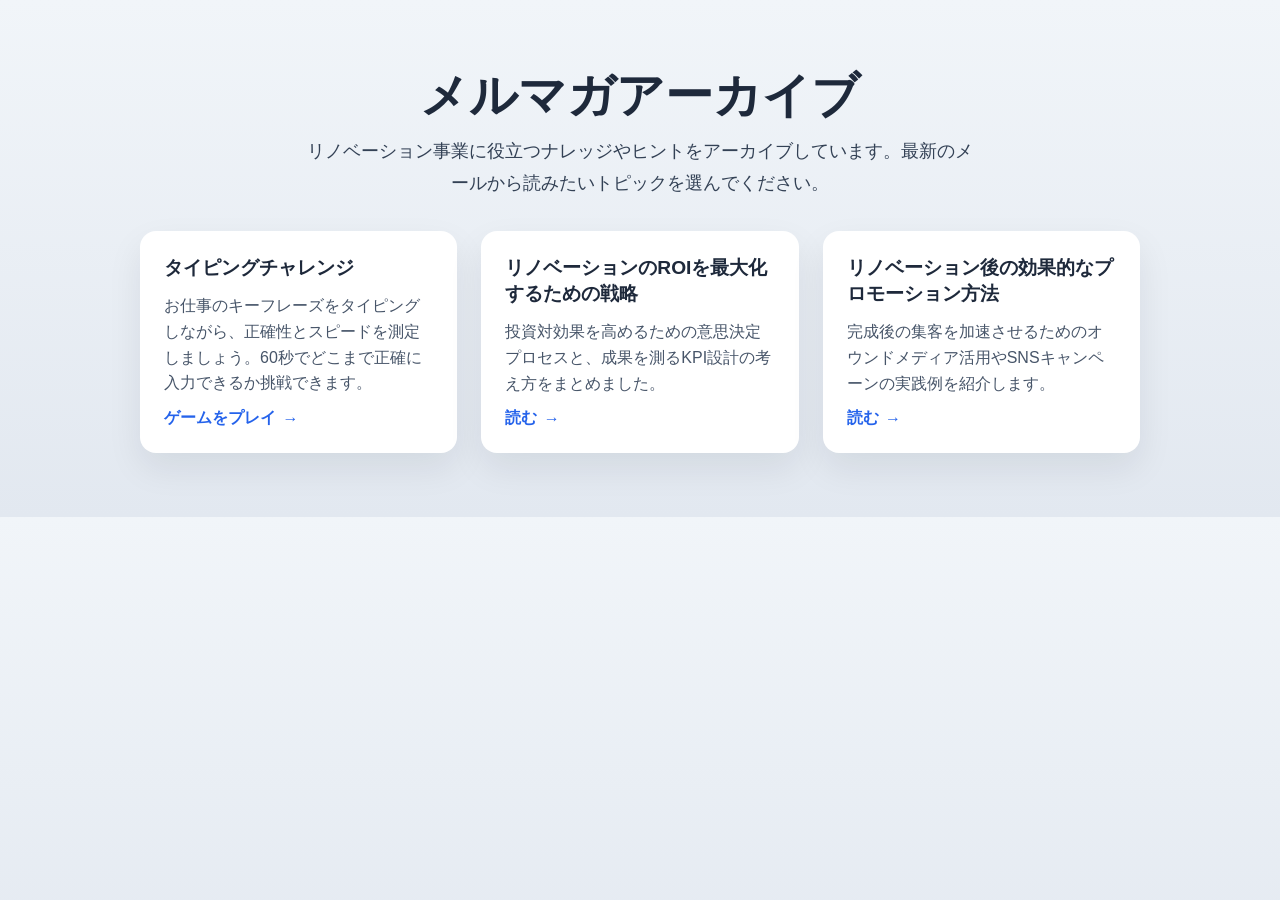
<file: index.html>
<!DOCTYPE html>
<html lang="ja">
<head>
    <meta charset="UTF-8">
    <meta name="viewport" content="width=device-width, initial-scale=1.0">
    <title>メルマガアーカイブ</title>
    <style>
        body {
            font-family: "Hiragino Kaku Gothic ProN", "Yu Gothic", "Meiryo", sans-serif;
            margin: 0;
            padding: 2rem 1.5rem 4rem;
            background: linear-gradient(180deg, #f1f5f9 0%, #e2e8f0 100%);
            color: #1e293b;
        }

        header {
            max-width: 800px;
            margin: 0 auto 2rem;
            text-align: center;
        }

        h1 {
            font-size: clamp(2rem, 4vw, 3rem);
            margin-bottom: 0.5rem;
        }

        p.lead {
            font-size: 1.1rem;
            margin: 0 auto 1.5rem;
            line-height: 1.8;
            color: #334155;
            max-width: 680px;
        }

        .cards {
            display: grid;
            gap: 1.5rem;
            grid-template-columns: repeat(auto-fit, minmax(240px, 1fr));
            max-width: 1000px;
            margin: 0 auto;
        }

        .card {
            background: white;
            border-radius: 16px;
            padding: 1.5rem;
            box-shadow: 0 15px 35px rgba(15, 23, 42, 0.08);
            display: flex;
            flex-direction: column;
            gap: 0.75rem;
            transition: transform 0.2s ease, box-shadow 0.2s ease;
        }

        .card:hover {
            transform: translateY(-4px);
            box-shadow: 0 20px 45px rgba(15, 23, 42, 0.12);
        }

        .card h2 {
            font-size: 1.2rem;
            margin: 0;
        }

        .card p {
            margin: 0;
            color: #475569;
            line-height: 1.6;
        }

        .card a {
            margin-top: auto;
            color: #2563eb;
            font-weight: 600;
            text-decoration: none;
            display: inline-flex;
            align-items: center;
            gap: 0.4rem;
        }

        .card a::after {
            content: '→';
            transition: transform 0.2s ease;
        }

        .card a:hover::after {
            transform: translateX(4px);
        }
    </style>
</head>
<body>
    <header>
        <h1>メルマガアーカイブ</h1>
        <p class="lead">リノベーション事業に役立つナレッジやヒントをアーカイブしています。最新のメールから読みたいトピックを選んでください。</p>
    </header>

    <section class="cards">
        <article class="card">
            <h2>タイピングチャレンジ</h2>
            <p>お仕事のキーフレーズをタイピングしながら、正確性とスピードを測定しましょう。60秒でどこまで正確に入力できるか挑戦できます。</p>
            <a href="typing-game.html">ゲームをプレイ</a>
        </article>
        <article class="card">
            <h2>リノベーションのROIを最大化するための戦略</h2>
            <p>投資対効果を高めるための意思決定プロセスと、成果を測るKPI設計の考え方をまとめました。</p>
            <a href="mail1.html">読む</a>
        </article>
        <article class="card">
            <h2>リノベーション後の効果的なプロモーション方法</h2>
            <p>完成後の集客を加速させるためのオウンドメディア活用やSNSキャンペーンの実践例を紹介します。</p>
            <a href="mail2.html">読む</a>
        </article>
    </section>
</body>
</html>
</file>
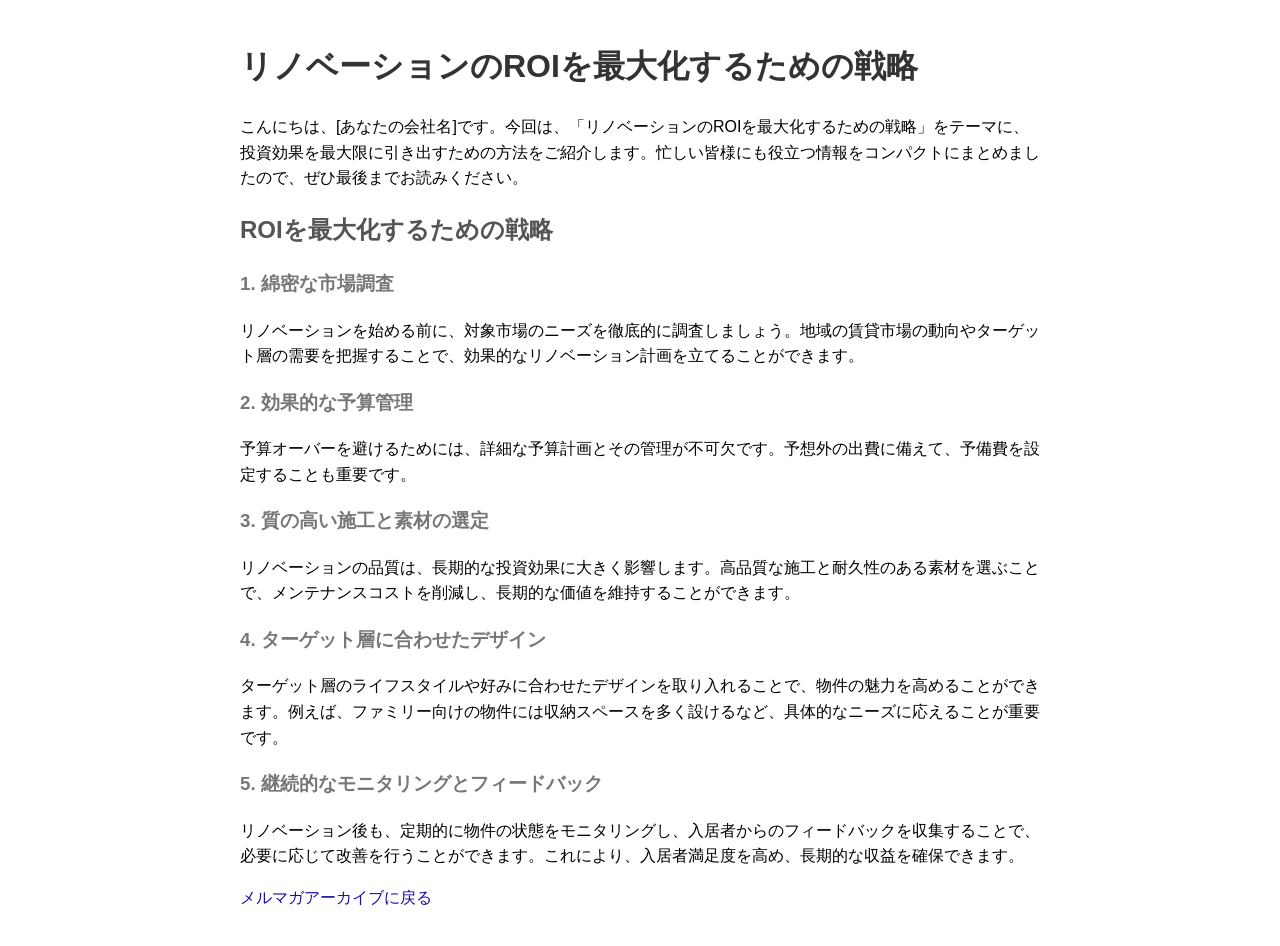
<file: mail1.html>
<!DOCTYPE html>
<html lang="ja">
<head>
    <meta charset="UTF-8">
    <meta name="viewport" content="width=device-width, initial-scale=1.0">
    <title>リノベーションのROIを最大化するための戦略</title>
    <style>
        body {
            font-family: Arial, sans-serif;
            line-height: 1.6;
            padding: 20px;
            max-width: 800px;
            margin: 0 auto;
        }
        h1 {
            color: #333;
        }
        h2 {
            color: #555;
        }
        h3 {
            color: #777;
        }
        a {
            color: #1a0dab;
            text-decoration: none;
        }
        a:hover {
            text-decoration: underline;
        }
    </style>
</head>
<body>
    <h1>リノベーションのROIを最大化するための戦略</h1>
    <p>こんにちは、[あなたの会社名]です。今回は、「リノベーションのROIを最大化するための戦略」をテーマに、投資効果を最大限に引き出すための方法をご紹介します。忙しい皆様にも役立つ情報をコンパクトにまとめましたので、ぜひ最後までお読みください。</p>
    <h2>ROIを最大化するための戦略</h2>
    <h3>1. 綿密な市場調査</h3>
    <p>リノベーションを始める前に、対象市場のニーズを徹底的に調査しましょう。地域の賃貸市場の動向やターゲット層の需要を把握することで、効果的なリノベーション計画を立てることができます。</p>
    <h3>2. 効果的な予算管理</h3>
    <p>予算オーバーを避けるためには、詳細な予算計画とその管理が不可欠です。予想外の出費に備えて、予備費を設定することも重要です。</p>
    <h3>3. 質の高い施工と素材の選定</h3>
    <p>リノベーションの品質は、長期的な投資効果に大きく影響します。高品質な施工と耐久性のある素材を選ぶことで、メンテナンスコストを削減し、長期的な価値を維持することができます。</p>
    <h3>4. ターゲット層に合わせたデザイン</h3>
    <p>ターゲット層のライフスタイルや好みに合わせたデザインを取り入れることで、物件の魅力を高めることができます。例えば、ファミリー向けの物件には収納スペースを多く設けるなど、具体的なニーズに応えることが重要です。</p>
    <h3>5. 継続的なモニタリングとフィードバック</h3>
    <p>リノベーション後も、定期的に物件の状態をモニタリングし、入居者からのフィードバックを収集することで、必要に応じて改善を行うことができます。これにより、入居者満足度を高め、長期的な収益を確保できます。</p>
    <p><a href="index.html">メルマガアーカイブに戻る</a></p>
</body>
</html>
</file>
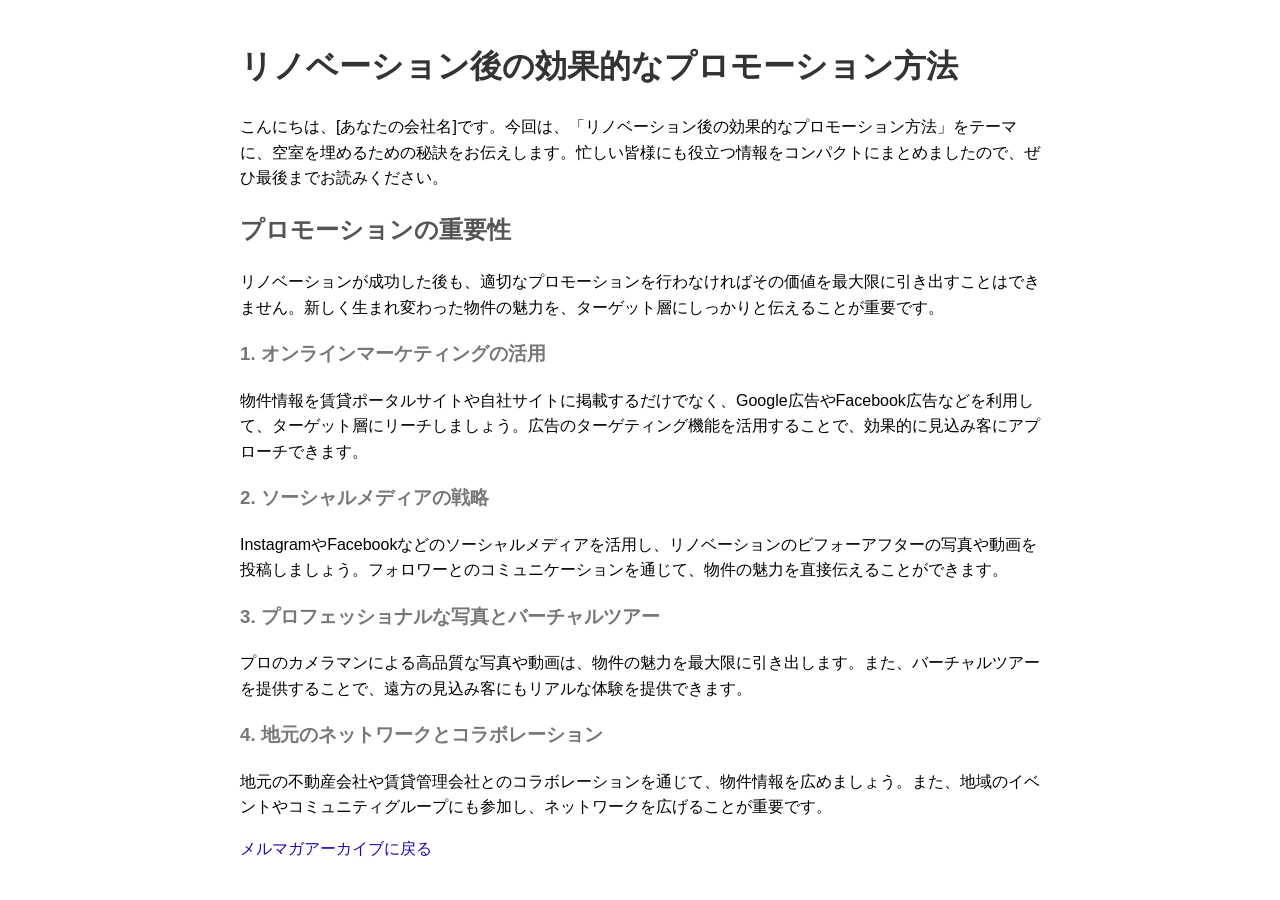
<file: mail2.html>
<!DOCTYPE html>
<html lang="ja">
<head>
    <meta charset="UTF-8">
    <meta name="viewport" content="width=device-width, initial-scale=1.0">
    <title>リノベーション後の効果的なプロモーション方法</title>
    <style>
        body {
            font-family: Arial, sans-serif;
            line-height: 1.6;
            padding: 20px;
            max-width: 800px;
            margin: 0 auto;
        }
        h1 {
            color: #333;
        }
        h2 {
            color: #555;
        }
        h3 {
            color: #777;
        }
        a {
            color: #1a0dab;
            text-decoration: none;
        }
        a:hover {
            text-decoration: underline;
        }
    </style>
</head>
<body>
    <h1>リノベーション後の効果的なプロモーション方法</h1>
    <p>こんにちは、[あなたの会社名]です。今回は、「リノベーション後の効果的なプロモーション方法」をテーマに、空室を埋めるための秘訣をお伝えします。忙しい皆様にも役立つ情報をコンパクトにまとめましたので、ぜひ最後までお読みください。</p>
    <h2>プロモーションの重要性</h2>
    <p>リノベーションが成功した後も、適切なプロモーションを行わなければその価値を最大限に引き出すことはできません。新しく生まれ変わった物件の魅力を、ターゲット層にしっかりと伝えることが重要です。</p>
    <h3>1. オンラインマーケティングの活用</h3>
    <p>物件情報を賃貸ポータルサイトや自社サイトに掲載するだけでなく、Google広告やFacebook広告などを利用して、ターゲット層にリーチしましょう。広告のターゲティング機能を活用することで、効果的に見込み客にアプローチできます。</p>
    <h3>2. ソーシャルメディアの戦略</h3>
    <p>InstagramやFacebookなどのソーシャルメディアを活用し、リノベーションのビフォーアフターの写真や動画を投稿しましょう。フォロワーとのコミュニケーションを通じて、物件の魅力を直接伝えることができます。</p>
    <h3>3. プロフェッショナルな写真とバーチャルツアー</h3>
    <p>プロのカメラマンによる高品質な写真や動画は、物件の魅力を最大限に引き出します。また、バーチャルツアーを提供することで、遠方の見込み客にもリアルな体験を提供できます。</p>
    <h3>4. 地元のネットワークとコラボレーション</h3>
    <p>地元の不動産会社や賃貸管理会社とのコラボレーションを通じて、物件情報を広めましょう。また、地域のイベントやコミュニティグループにも参加し、ネットワークを広げることが重要です。</p>
    <p><a href="index.html">メルマガアーカイブに戻る</a></p>
</body>
</html>
</file>
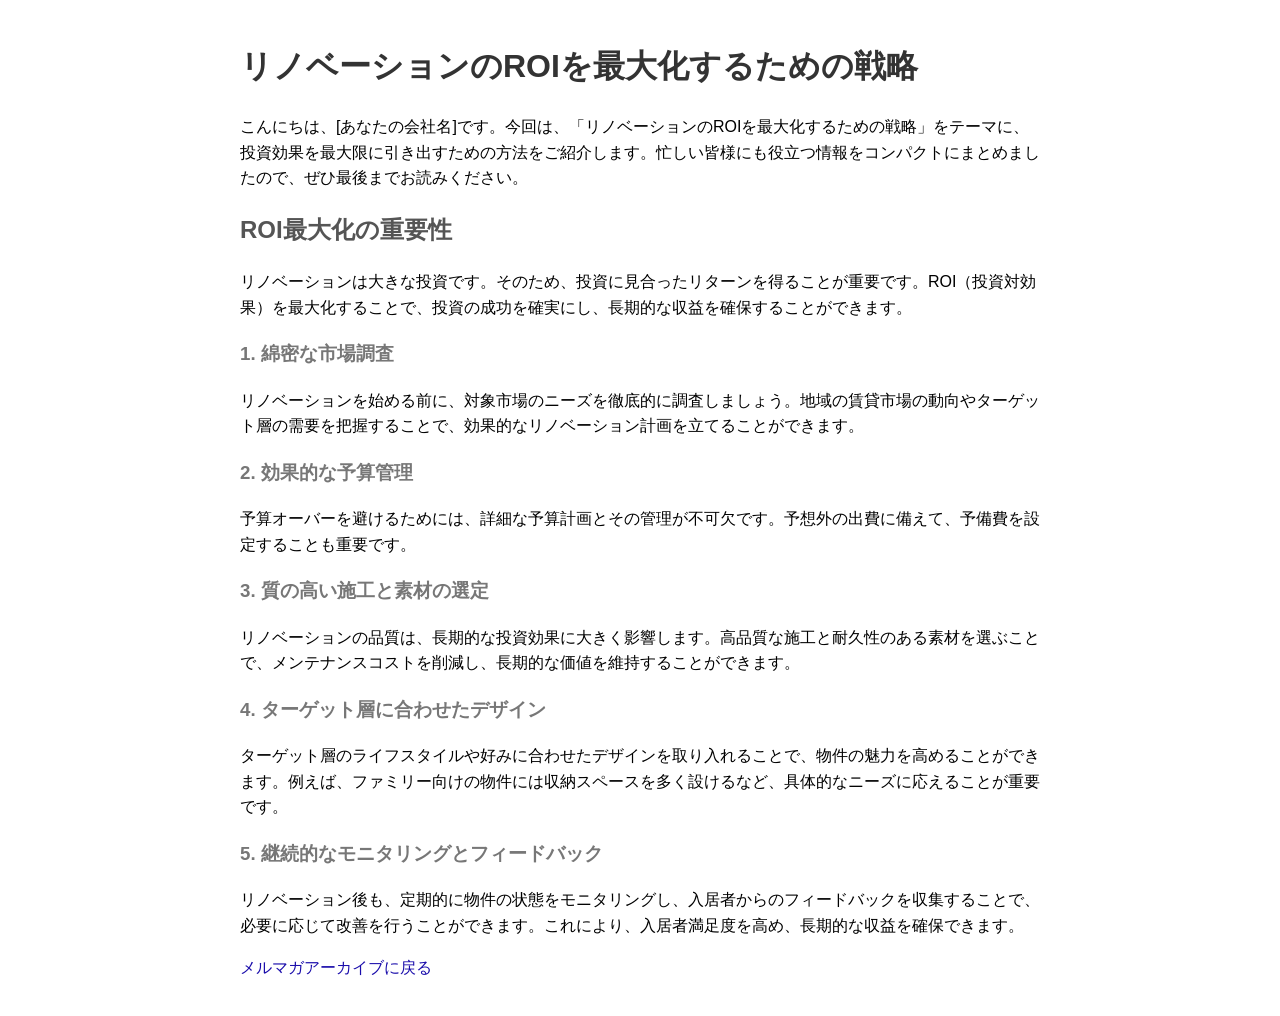
<file: mail3.html>
<!DOCTYPE html>
<html lang="ja">
<head>
    <meta charset="UTF-8">
    <meta name="viewport" content="width=device-width, initial-scale=1.0">
    <title>リノベーションのROIを最大化するための戦略</title>
    <style>
        body {
            font-family: Arial, sans-serif;
            line-height: 1.6;
            padding: 20px;
            max-width: 800px;
            margin: 0 auto;
        }
        h1 {
            color: #333;
        }
        h2 {
            color: #555;
        }
        h3 {
            color: #777;
        }
        a {
            color: #1a0dab;
            text-decoration: none;
        }
        a:hover {
            text-decoration: underline;
        }
    </style>
</head>
<body>
    <h1>リノベーションのROIを最大化するための戦略</h1>
    <p>こんにちは、[あなたの会社名]です。今回は、「リノベーションのROIを最大化するための戦略」をテーマに、投資効果を最大限に引き出すための方法をご紹介します。忙しい皆様にも役立つ情報をコンパクトにまとめましたので、ぜひ最後までお読みください。</p>
    <h2>ROI最大化の重要性</h2>
    <p>リノベーションは大きな投資です。そのため、投資に見合ったリターンを得ることが重要です。ROI（投資対効果）を最大化することで、投資の成功を確実にし、長期的な収益を確保することができます。</p>
    <h3>1. 綿密な市場調査</h3>
    <p>リノベーションを始める前に、対象市場のニーズを徹底的に調査しましょう。地域の賃貸市場の動向やターゲット層の需要を把握することで、効果的なリノベーション計画を立てることができます。</p>
    <h3>2. 効果的な予算管理</h3>
    <p>予算オーバーを避けるためには、詳細な予算計画とその管理が不可欠です。予想外の出費に備えて、予備費を設定することも重要です。</p>
    <h3>3. 質の高い施工と素材の選定</h3>
    <p>リノベーションの品質は、長期的な投資効果に大きく影響します。高品質な施工と耐久性のある素材を選ぶことで、メンテナンスコストを削減し、長期的な価値を維持することができます。</p>
    <h3>4. ターゲット層に合わせたデザイン</h3>
    <p>ターゲット層のライフスタイルや好みに合わせたデザインを取り入れることで、物件の魅力を高めることができます。例えば、ファミリー向けの物件には収納スペースを多く設けるなど、具体的なニーズに応えることが重要です。</p>
    <h3>5. 継続的なモニタリングとフィードバック</h3>
    <p>リノベーション後も、定期的に物件の状態をモニタリングし、入居者からのフィードバックを収集することで、必要に応じて改善を行うことができます。これにより、入居者満足度を高め、長期的な収益を確保できます。</p>
    <p><a href="index.html">メルマガアーカイブに戻る</a></p>
</body>
</html>
</file>
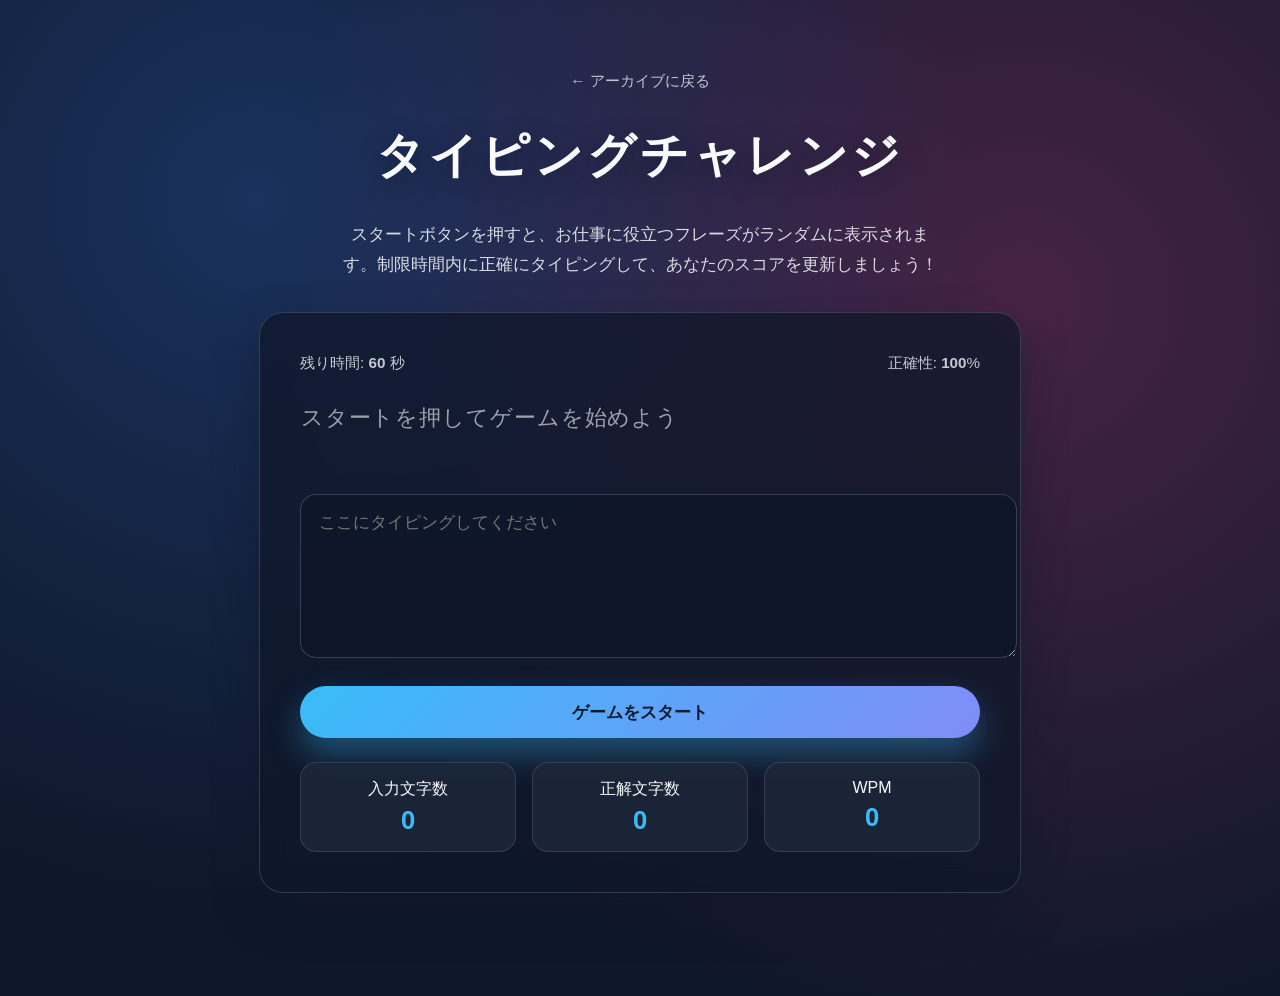
<file: typing-game.html>
<!DOCTYPE html>
<html lang="ja">
<head>
    <meta charset="UTF-8">
    <meta name="viewport" content="width=device-width, initial-scale=1.0">
    <title>タイピングチャレンジ</title>
    <style>
        :root {
            color-scheme: light dark;
            font-family: "Hiragino Kaku Gothic ProN", "Yu Gothic", "Meiryo", sans-serif;
            background-color: #0f172a;
            color: #f8fafc;
        }

        body {
            margin: 0;
            min-height: 100vh;
            display: flex;
            flex-direction: column;
            align-items: center;
            justify-content: center;
            background: radial-gradient(circle at 20% 20%, rgba(59,130,246,0.25), transparent 55%),
                        radial-gradient(circle at 80% 30%, rgba(236,72,153,0.25), transparent 60%),
                        #0f172a;
            padding: 2rem 1rem 4rem;
            gap: 2rem;
        }

        h1 {
            font-size: clamp(2rem, 5vw, 3rem);
            margin: 0;
            text-align: center;
            letter-spacing: 0.08em;
            text-shadow: 0 8px 24px rgba(15, 23, 42, 0.6);
        }

        p.description {
            max-width: 600px;
            margin: 0;
            text-align: center;
            line-height: 1.8;
            font-size: 1.05rem;
            color: rgba(248, 250, 252, 0.85);
        }

        .game-card {
            width: min(680px, 100%);
            background-color: rgba(15, 23, 42, 0.75);
            border: 1px solid rgba(148, 163, 184, 0.25);
            border-radius: 24px;
            padding: clamp(1.5rem, 4vw, 2.5rem);
            box-shadow: 0 20px 40px rgba(15, 23, 42, 0.5);
            backdrop-filter: blur(16px);
        }

        .status-row {
            display: flex;
            justify-content: space-between;
            align-items: center;
            margin-bottom: 1.5rem;
            font-size: 0.95rem;
            color: rgba(226, 232, 240, 0.85);
        }

        .quote {
            font-size: clamp(1.1rem, 2.5vw, 1.4rem);
            line-height: 1.7;
            min-height: 4.5rem;
            letter-spacing: 0.04em;
            margin-bottom: 1.5rem;
        }

        .quote span {
            padding: 0.1rem 0.05rem;
            transition: color 0.2s ease, background 0.2s ease;
        }

        .quote span.correct {
            color: #22c55e;
        }

        .quote span.incorrect {
            color: #ef4444;
            text-decoration: underline wavy;
        }

        .quote span.current {
            position: relative;
        }

        .quote span.current::after {
            content: "";
            position: absolute;
            left: 0;
            bottom: -0.3rem;
            width: 100%;
            height: 3px;
            background: linear-gradient(90deg, #38bdf8, #6366f1);
            border-radius: 2px;
            animation: caret 0.9s ease infinite;
        }

        @keyframes caret {
            0%, 60%, 100% { opacity: 0; }
            30% { opacity: 1; }
        }

        textarea {
            width: 100%;
            min-height: 130px;
            padding: 1rem 1.1rem;
            font-size: 1.05rem;
            border-radius: 16px;
            border: 1px solid rgba(148, 163, 184, 0.3);
            background-color: rgba(15, 23, 42, 0.9);
            color: #f8fafc;
            resize: vertical;
            outline: none;
            box-shadow: inset 0 0 0 1px rgba(59, 130, 246, 0);
            transition: box-shadow 0.3s ease, border-color 0.3s ease;
        }

        textarea:focus {
            border-color: rgba(96, 165, 250, 0.6);
            box-shadow: inset 0 0 0 1px rgba(59, 130, 246, 0.4);
        }

        button {
            width: 100%;
            margin-top: 1.5rem;
            padding: 0.9rem 1rem;
            font-size: 1.05rem;
            font-weight: 600;
            color: #0f172a;
            background: linear-gradient(135deg, #38bdf8, #818cf8);
            border: none;
            border-radius: 999px;
            cursor: pointer;
            transition: transform 0.2s ease, box-shadow 0.2s ease;
            box-shadow: 0 16px 32px rgba(56, 189, 248, 0.35);
        }

        button:hover {
            transform: translateY(-2px);
            box-shadow: 0 20px 40px rgba(99, 102, 241, 0.4);
        }

        button:active {
            transform: translateY(1px);
        }

        .metrics {
            display: grid;
            grid-template-columns: repeat(auto-fit, minmax(130px, 1fr));
            gap: 1rem;
            margin-top: 1.5rem;
        }

        .metric {
            padding: 1rem;
            border-radius: 16px;
            background-color: rgba(30, 41, 59, 0.8);
            border: 1px solid rgba(148, 163, 184, 0.2);
            text-align: center;
        }

        .metric .value {
            font-size: 1.6rem;
            font-weight: 700;
            color: #38bdf8;
            margin-top: 0.4rem;
        }

        a.back-link {
            color: rgba(248, 250, 252, 0.75);
            text-decoration: none;
            font-size: 0.95rem;
            transition: color 0.2s ease;
        }

        a.back-link:hover {
            color: #f8fafc;
        }
    </style>
</head>
<body>
    <a class="back-link" href="index.html">&larr; アーカイブに戻る</a>
    <h1>タイピングチャレンジ</h1>
    <p class="description">スタートボタンを押すと、お仕事に役立つフレーズがランダムに表示されます。制限時間内に正確にタイピングして、あなたのスコアを更新しましょう！</p>

    <div class="game-card" role="region" aria-live="polite">
        <div class="status-row">
            <span>残り時間: <strong id="time">60</strong> 秒</span>
            <span>正確性: <strong id="accuracy">100</strong>%</span>
        </div>

        <div class="quote" id="quote" aria-label="タイピングする文章"></div>

        <textarea id="input" placeholder="ここにタイピングしてください" aria-label="タイピング入力欄" disabled></textarea>
        <button id="start">ゲームをスタート</button>

        <div class="metrics">
            <div class="metric">
                <div>入力文字数</div>
                <div class="value" id="chars">0</div>
            </div>
            <div class="metric">
                <div>正解文字数</div>
                <div class="value" id="correct">0</div>
            </div>
            <div class="metric">
                <div>WPM</div>
                <div class="value" id="wpm">0</div>
            </div>
        </div>
    </div>

    <script>
        const phrases = [
            "顧客体験を起点にサービスを設計しよう",
            "リノベーションの価値をデータで語れるように準備する",
            "チームで共有できるプロジェクトボードを整備する",
            "コンテンツ配信の自動化で時間を創出する",
            "中長期の視点でブランドストーリーを磨き上げる",
            "意思決定のスピードを上げるために情報の透明性を高める",
            "ユーザーインタビューで顧客課題を深掘りする",
            "施策の優先順位はインパクトと実現可能性で整理する",
            "現場との対話を通じて改善の着想を蓄積する",
            "小さな成功体験を積み重ねてチームの推進力を高める"
        ];

        const quoteEl = document.getElementById('quote');
        const inputEl = document.getElementById('input');
        const timeEl = document.getElementById('time');
        const accuracyEl = document.getElementById('accuracy');
        const charsEl = document.getElementById('chars');
        const correctEl = document.getElementById('correct');
        const wpmEl = document.getElementById('wpm');
        const startBtn = document.getElementById('start');

        let currentText = '';
        let timerId = null;
        let timeLeft = 60;
        let totalTyped = 0;
        let correctTyped = 0;
        let gameStarted = false;

        function renderQuote(text) {
            quoteEl.innerHTML = '';
            text.split('').forEach((char, index) => {
                const span = document.createElement('span');
                span.textContent = char;
                if (index === 0) span.classList.add('current');
                quoteEl.appendChild(span);
            });
        }

        function setInitialState() {
            timeEl.textContent = timeLeft;
            accuracyEl.textContent = 100;
            charsEl.textContent = 0;
            correctEl.textContent = 0;
            wpmEl.textContent = 0;
        }

        function resetGame() {
            clearInterval(timerId);
            timeLeft = 60;
            totalTyped = 0;
            correctTyped = 0;
            inputEl.value = '';
            inputEl.disabled = true;
            inputEl.blur();
            setInitialState();
            quoteEl.innerHTML = '<span style="opacity:0.6;">スタートを押してゲームを始めよう</span>';
            startBtn.textContent = 'ゲームをスタート';
            startBtn.disabled = false;
            gameStarted = false;
        }

        function startRound() {
            clearInterval(timerId);
            timeLeft = 60;
            totalTyped = 0;
            correctTyped = 0;
            setInitialState();
            currentText = phrases[Math.floor(Math.random() * phrases.length)];
            renderQuote(currentText);
            inputEl.value = '';
            inputEl.disabled = false;
            inputEl.focus();
            startBtn.textContent = 'リセット';
            gameStarted = true;
            timerId = setInterval(() => {
                timeLeft--;
                timeEl.textContent = timeLeft;
                if (timeLeft <= 0) {
                    endGame();
                }
            }, 1000);
        }

        function endGame() {
            clearInterval(timerId);
            inputEl.disabled = true;
            startBtn.textContent = 'もう一度プレイ';
            gameStarted = false;
        }

        startBtn.addEventListener('click', () => {
            if (gameStarted) {
                resetGame();
            } else {
                startRound();
            }
        });

        inputEl.addEventListener('input', () => {
            if (!gameStarted) {
                return;
            }

            const value = inputEl.value;
            totalTyped = value.length;
            charsEl.textContent = totalTyped;

            const quoteChars = quoteEl.querySelectorAll('span');
            correctTyped = 0;

            quoteChars.forEach((span, index) => {
                span.classList.remove('correct', 'incorrect', 'current');
                const typedChar = value[index];
                if (typedChar == null) {
                    if (index === value.length) {
                        span.classList.add('current');
                    }
                } else if (typedChar === span.textContent) {
                    span.classList.add('correct');
                    correctTyped++;
                } else {
                    span.classList.add('incorrect');
                }
            });

            if (value.length < quoteChars.length) {
                quoteChars[value.length]?.classList.add('current');
            }

            const accuracy = totalTyped === 0 ? 100 : Math.round((correctTyped / totalTyped) * 100);
            accuracyEl.textContent = accuracy;
            correctEl.textContent = correctTyped;

            const elapsed = 60 - timeLeft;
            const words = totalTyped / 5;
            const minutes = elapsed > 0 ? elapsed / 60 : 1 / 60;
            const wpm = Math.max(0, Math.round(words / minutes));
            wpmEl.textContent = wpm;

            if (value === currentText) {
                endGame();
            }
        });

        resetGame();
    </script>
</body>
</html>
</file>
